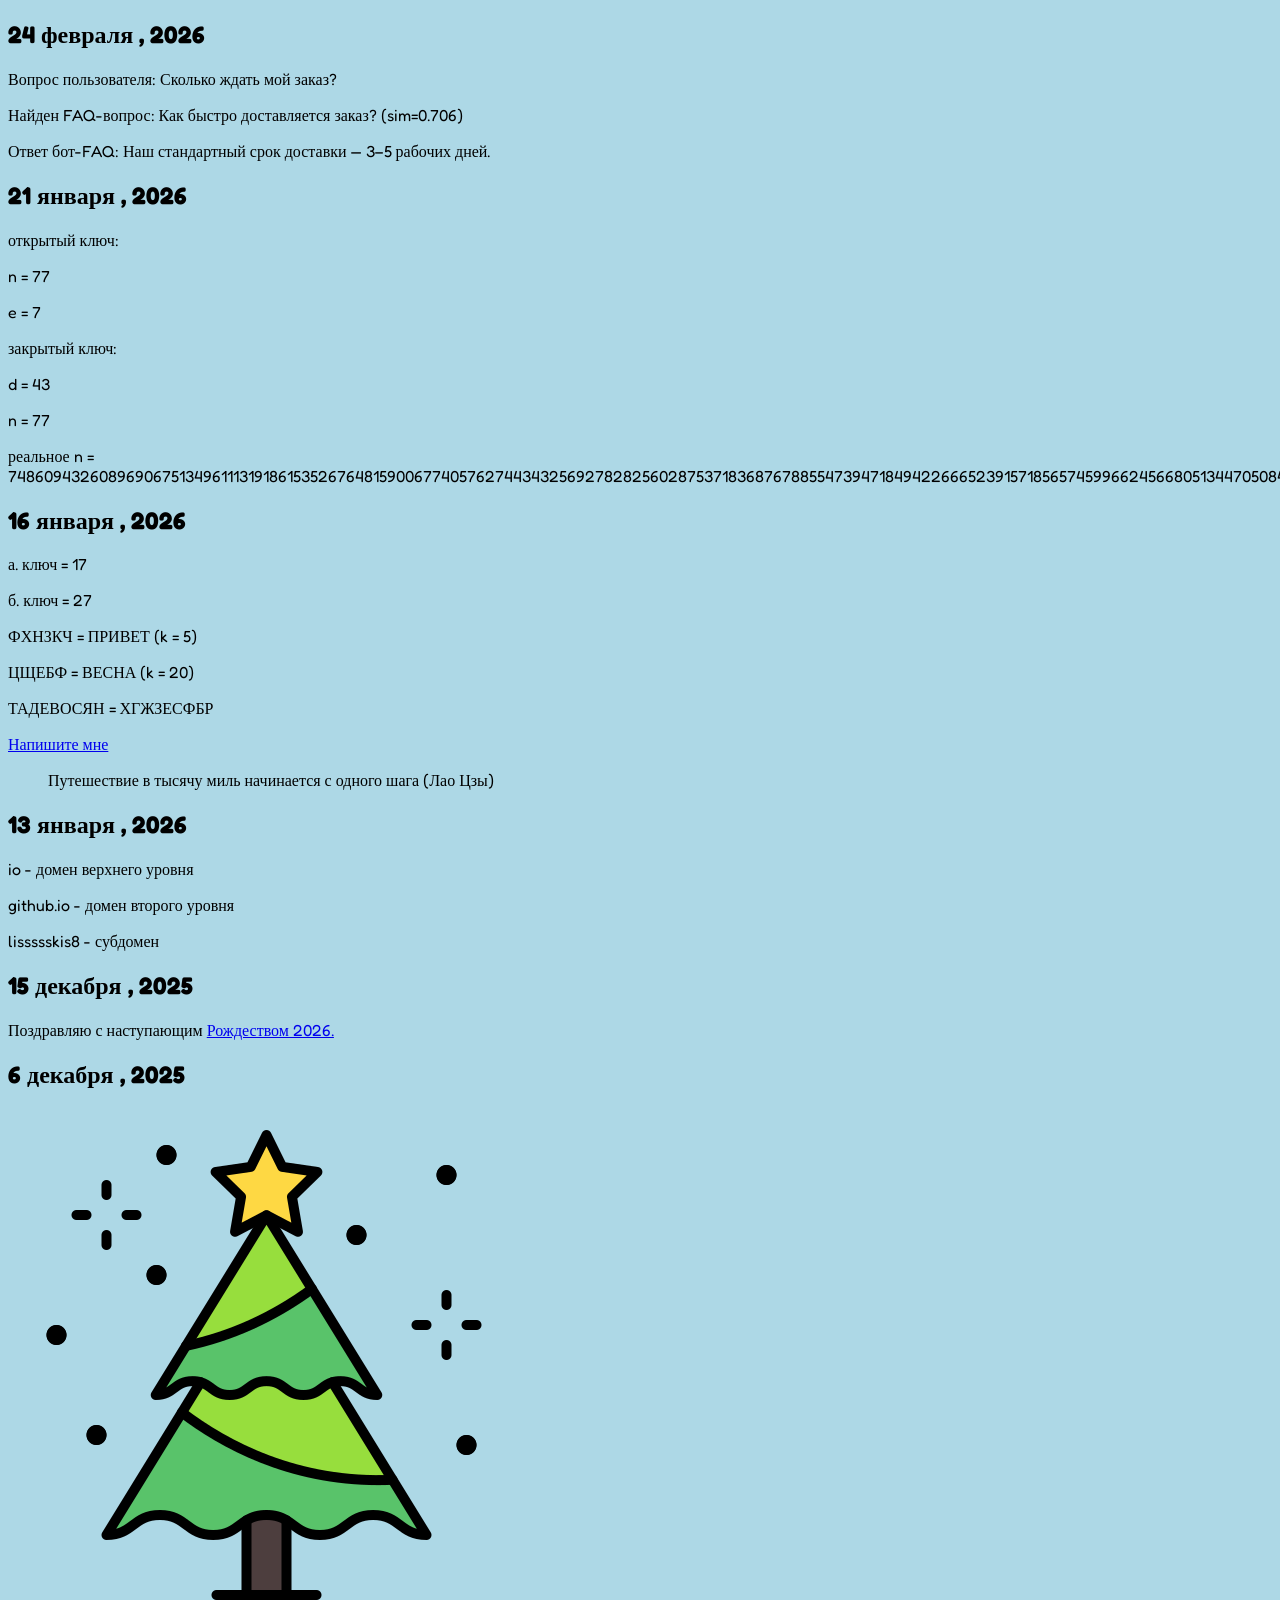
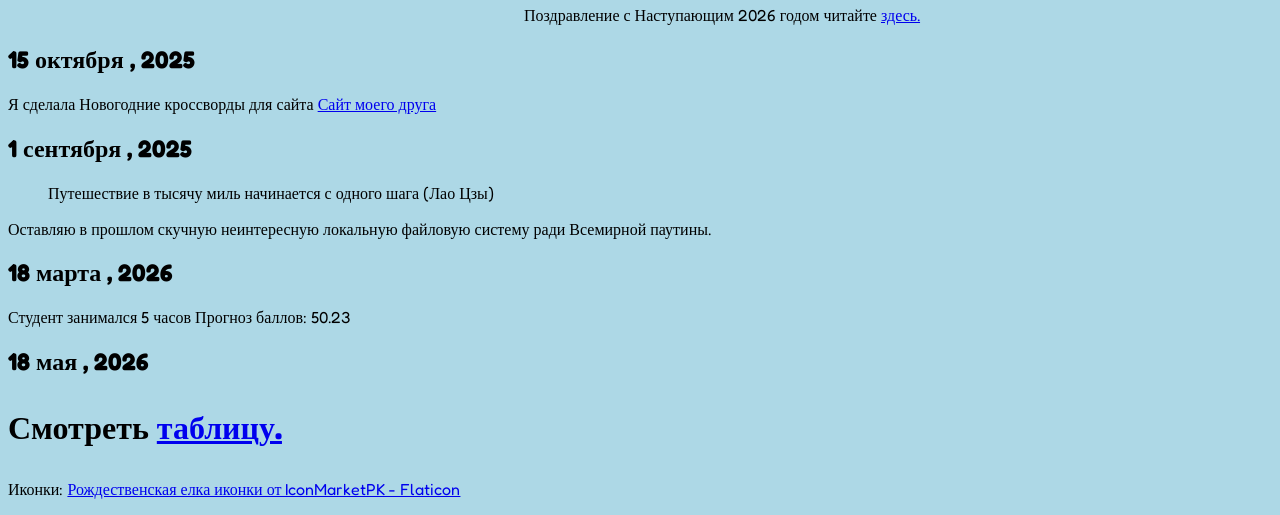
<file: index.html>
<!DOCTYPE html>
<html>
<head>
  <title>
    <link type="text/css" rel="stylesheet" href="style.css"/> Мой блог
  </title>
</head>
<body bgcolor="lightblue">
<h2> 24 февраля , 2026</h2>
  <p>
    Вопрос пользователя: Сколько ждать мой заказ?
  </p>
  <p>Найден FAQ-вопрос: Как быстро доставляется заказ? (sim=0.706)</p>
  <p>Ответ бот-FAQ: Наш стандартный срок доставки — 3–5 рабочих дней.</p>
  <h2> 21 января , 2026</h2>
  <p>
    открытый ключ: 
  </p>
  <p>
    n = 77
  </p>
  <p>
    e =  7
  </p>
  <p>
    закрытый ключ:
  </p>
  <p>
    d = 43
  </p>
  <p>
    n = 77
  <p>
    реальное n = [base64]
  </p>
  <h2> 16 января , 2026</h2>
  <p>
    а. ключ = 17
  </p>
  <p>
    б. ключ = 27
  </p>
  <p>
    ФХНЗКЧ = ПРИВЕТ (k = 5)
  </p>
  <p>
    ЦЩЕБФ = ВЕСНА (k = 20)
  </p>
  <p>
    ТАДЕВОСЯН = ХГЖЗЕСФБР
  </p>
  
  <p class="zz"> <a href="mailto:alisavalyaeva@mail.ru">Напишите мне</a>
  <blockquote class="q">Путешествие в тысячу миль начинается с одного шага (Лао Цзы) </blockquote>
  <h2> 13 января , 2026</h2>
  <p>
    io - домен верхнего уровня
  </p>
  <p>
     github.io - домен второго уровня
  </p>
  <p>
    lissssskis8 - субдомен
  </p>
  <h2> 15 декабря , 2025</h2>
  Поздравляю с наступающим <a href="Christmas.html"> Рождеством 2026.</a>
  <h2> 6 декабря , 2025</h2>
  <img src="Icons/free-icon-christmas-tree-4060984 (1).png" alt="Новый год"/>
  Поздравление с Наступающим 2026 годом читайте <a href="Congratulations2026.html"> здесь.</a>
<h2> 15 октября , 2025</h2>
<p>
Я сделала Новогодние кроссворды для сайта <a href="http://polly-kra.github.io/dem.githud.io/index.html"  title="Блог моего друга">Сайт моего друга</a>
</p>
<h2> 1 сентября , 2025</h2>
<blockquote>Путешествие в тысячу миль начинается с одного шага (Лао Цзы) </blockquote>
<p>
Оставляю в прошлом скучную неинтересную локальную файловую систему ради Всемирной паутины.
</p>
  <p>
    <head><link href="https://fonts.googleapis.com/css2?family=Fredoka+One&display=swap" rel="stylesheet">
<style>
  body {
    font-family: 'Fredoka One', cursive !important;
  }
</style></head>
    
<h2> 18 марта , 2026</h2>
<p>Студент занимался 5 часов
Прогноз баллов: 50.23 </p>

  <h2> 18 мая , 2026</h2>
  <h1><p class="quote"> Смотреть <a href="мегакрутаятаблица.липтон.ру.xlsx"> таблицу. <a/></h1>

    
    Иконки:
    <a href="https://www.flaticon.com/ru/free-icons/-" title="Рождественская елка иконки">Рождественская елка иконки от IconMarketPK - Flaticon</a>
  </p>
</body>
</html>
</file>
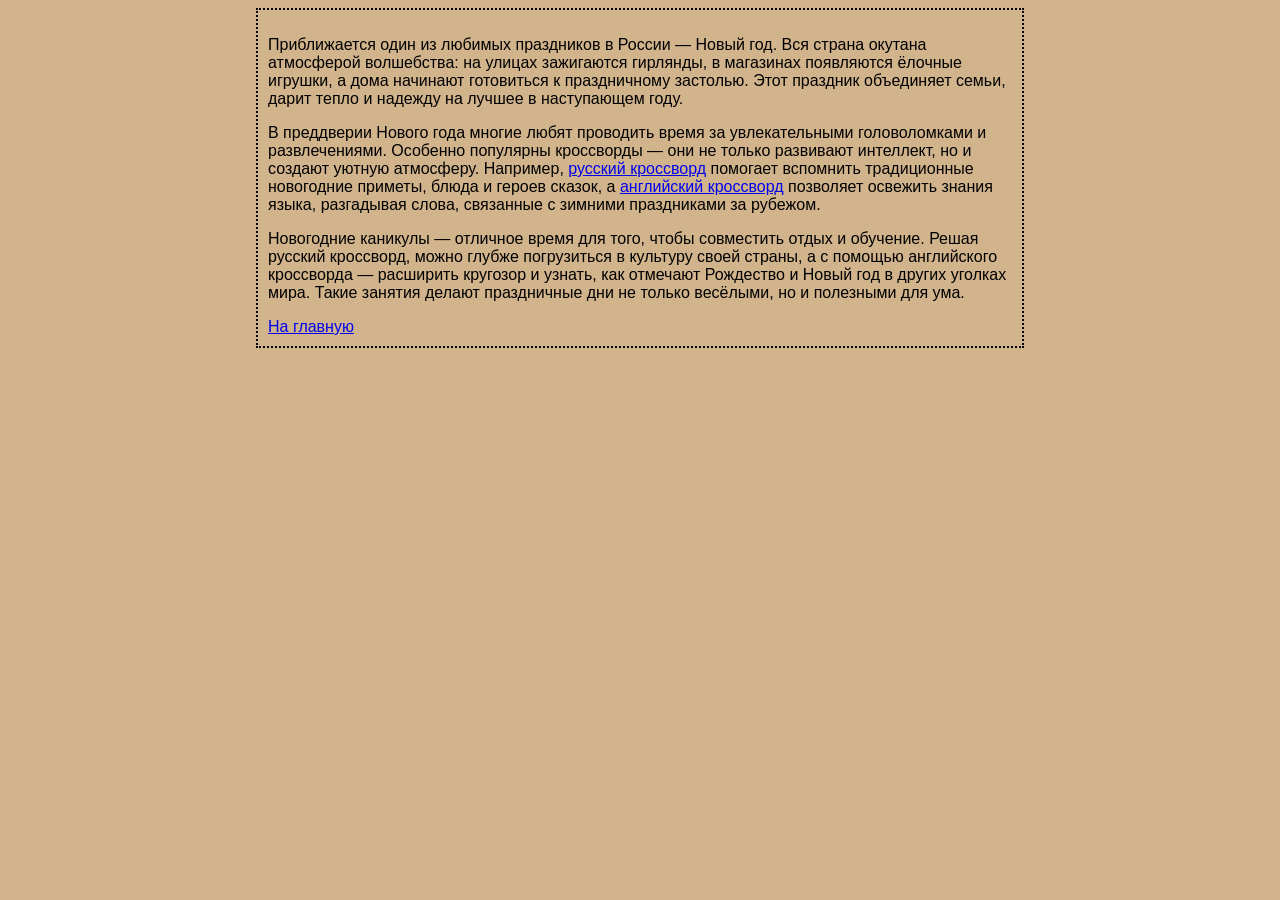
<file: Congratulations2026.html>
<!DOCTYPE html>
<html lang="ru">
<head>
    <link rel="stylesheet" href="style.css">
    <title>Поздравление!</title>
    <meta charset="UTF-8"/>
    <title>Заголовок страницы</title>
</head>
<body>
    <p>

        Приближается один из любимых праздников в России — Новый год. Вся страна окутана атмосферой волшебства: 
        на улицах зажигаются гирлянды, в магазинах появляются ёлочные игрушки, а дома начинают готовиться к праздничному застолью. 
        Этот праздник объединяет семьи, дарит тепло и надежду на лучшее в наступающем году.
    </p>
    <p>

        В преддверии Нового года многие любят проводить время за увлекательными головоломками и развлечениями. 
        Особенно популярны кроссворды — они не только развивают интеллект, но и создают уютную атмосферу. Например, 
        <a href="krossvordRU.html">русский кроссворд</a> помогает вспомнить традиционные новогодние приметы, блюда и 
        героев сказок, а <a href="krossvordEN.html">английский кроссворд</a> позволяет освежить знания языка, разгадывая слова, 
        связанные с зимними праздниками за рубежом.
    </p>
    <p class="quote">
        Новогодние каникулы — отличное время для того, чтобы совместить отдых и обучение. Решая русский кроссворд, 
        можно глубже погрузиться в культуру своей страны, а с помощью английского кроссворда — расширить кругозор и узнать, 
        как отмечают Рождество и Новый год в других уголках мира. Такие занятия делают праздничные дни не только весёлыми, 
        но и полезными для ума.
    </p>
    <a href="index.html">На главную</a>
</body>
</html>
</file>
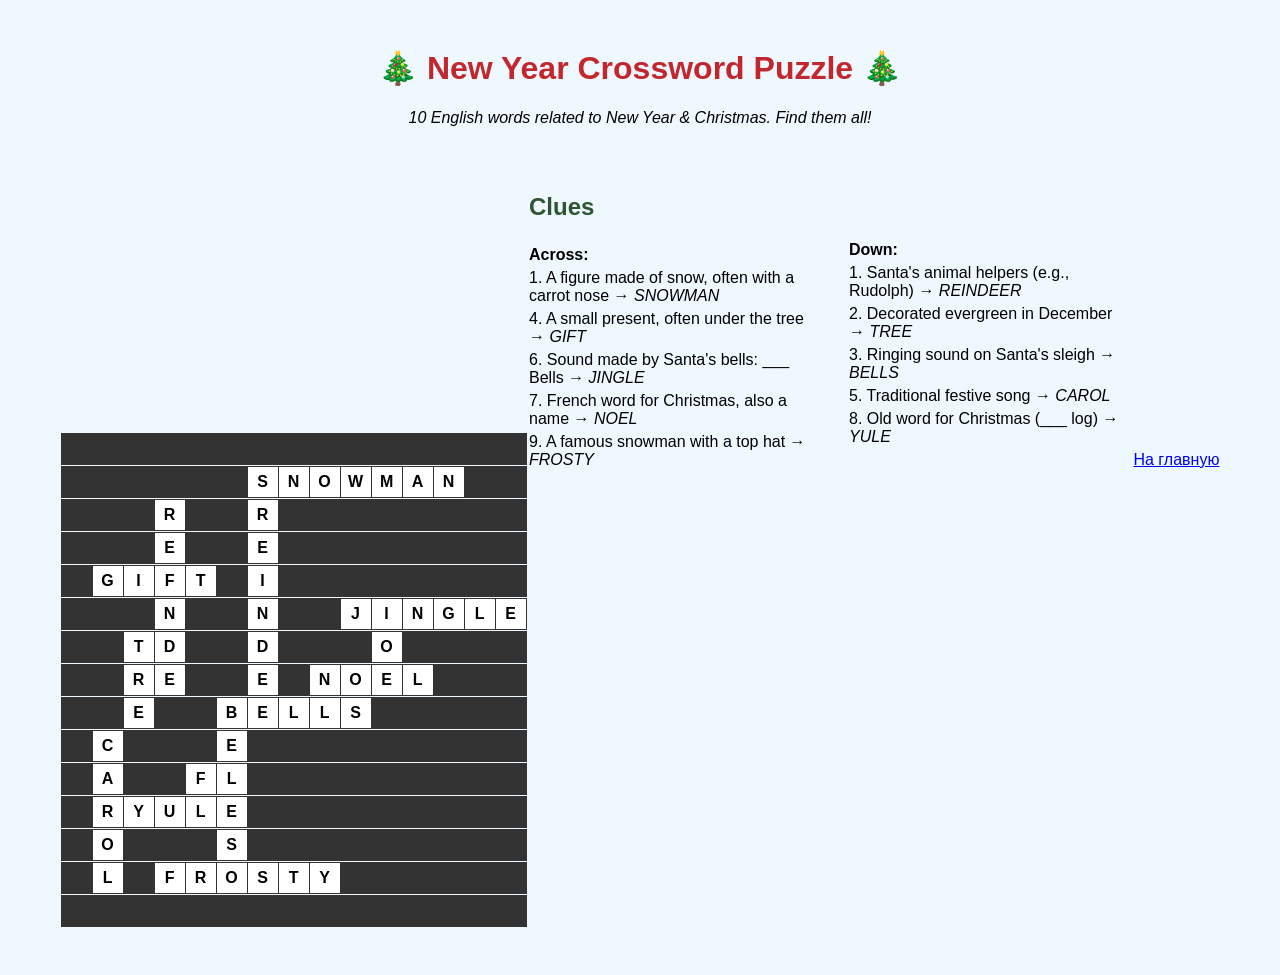
<file: krossvordEN.html>
<!DOCTYPE html>
<html lang="en">
<head>
    <meta charset="UTF-8">
    <title>New Year Crossword</title>
    <style>
        body {
            font-family: Arial, sans-serif;
            text-align: center;
            background-color: #f0f8ff;
            padding: 20px;
        }
        h1 {
            color: #c1272d;
        }
        .crossword-container {
            display: inline-block;
            margin: 20px auto;
        }
        .grid {
            display: grid;
            grid-template-columns: repeat(15, 30px);
            grid-gap: 1px;
            margin: 0 auto;
        }
        .cell {
            width: 30px;
            height: 30px;
            background-color: white;
            border: 1px solid #333;
            display: flex;
            justify-content: center;
            align-items: center;
            font-weight: bold;
            font-size: 16px;
            color: #000;
        }
        .black {
            background-color: #333;
        }
        .clues {
            margin-top: 30px;
            text-align: left;
            display: inline-block;
            max-width: 600px;
        }
        .clues h2 {
            color: #2c5530;
        }
        .clue-list {
            columns: 2;
            column-gap: 40px;
        }
        .clue {
            margin: 5px 0;
        }
        .highlight {
            background-color: #ffeb3b;
        }
    </style>
</head>
<body>
    <h1>🎄 New Year Crossword Puzzle 🎄</h1>
    <p><em>10 English words related to New Year & Christmas. Find them all!</em></p>

    <div class="crossword-container">
        <div class="grid" id="grid"></div>
    </div>

    <div class="clues">
        <h2>Clues</h2>
        <div class="clue-list">
            <div class="clue"><strong>Across:</strong></div>
            <div class="clue">1. A figure made of snow, often with a carrot nose → <em>SNOWMAN</em></div>
            <div class="clue">4. A small present, often under the tree → <em>GIFT</em></div>
            <div class="clue">6. Sound made by Santa's bells: ___ Bells → <em>JINGLE</em></div>
            <div class="clue">7. French word for Christmas, also a name → <em>NOEL</em></div>
            <div class="clue">9. A famous snowman with a top hat → <em>FROSTY</em></div>

            <div class="clue"><strong>Down:</strong></div>
            <div class="clue">1. Santa's animal helpers (e.g., Rudolph) → <em>REINDEER</em></div>
            <div class="clue">2. Decorated evergreen in December → <em>TREE</em></div>
            <div class="clue">3. Ringing sound on Santa's sleigh → <em>BELLS</em></div>
            <div class="clue">5. Traditional festive song → <em>CAROL</em></div>
            <div class="clue">8. Old word for Christmas (___ log) → <em>YULE</em></div>
        </div>
    </div>

    <script>
        // 15x15 grid: '.' = empty, '#' = black cell, letters = filled
        const gridData = [
            // 0         1         2         3         4         5         6         7         8         9        10        11        12        13        14
            ['#','#','#','#','#','#','#','#','#','#','#','#','#','#','#'], // 0
            ['#','#','#','#','#','#','S','N','O','W','M','A','N','#','#'], // 1 → SNOWMAN (7 letters, starts at [1][6])
            ['#','#','#','R','#','#','R','#','#','#','#','#','#','#','#'], // 2 → R (from REINDEER)
            ['#','#','#','E','#','#','E','#','#','#','#','#','#','#','#'], // 3 → E
            ['#','G','I','F','T','#','I','#','#','#','#','#','#','#','#'], // 4 → GIFT (4) & I (REINDEER)
            ['#','#','#','N','#','#','N','#','#','J','I','N','G','L','E'], // 5 → N & N (REINDEER), JINGLE (6) starts at [5][9]
            ['#','#','T','D','#','#','D','#','#','#','O','#','#','#','#'], // 6 → T (TREE), D & D (REINDEER)
            ['#','#','R','E','#','#','E','#','N','O','E','L','#','#','#'], // 7 → R (TREE), E (REINDEER), NOEL (4) starts at [7][8]
            ['#','#','E','#','#','B','E','L','L','S','#','#','#','#','#'], // 8 → E (TREE), BELLS (5) starts at [8][5]
            ['#','C','#','#','#','E','#','#','#','#','#','#','#','#','#'], // 9 → C (CAROL)
            ['#','A','#','#','F','L','#','#','#','#','#','#','#','#','#'], //10 → A (CAROL), F (FROSTY)
            ['#','R','Y','U','L','E','#','#','#','#','#','#','#','#','#'], //11 → R (CAROL), YULE (4) starts at [11][2], E (YULE)
            ['#','O','#','#','#','S','#','#','#','#','#','#','#','#','#'], //12 → O (CAROL), S (FROSTY)
            ['#','L','#','F','R','O','S','T','Y','#','#','#','#','#','#'], //13 → L (CAROL), FROSTY (6) starts at [13][3]
            ['#','#','#','#','#','#','#','#','#','#','#','#','#','#','#'], //14
        ];

        const grid = document.getElementById('grid');

        for (let row = 0; row < 15; row++) {
            for (let col = 0; col < 15; col++) {
                const cell = document.createElement('div');
                cell.classList.add('cell');
                const val = gridData[row][col];
                if (val === '#') {
                    cell.classList.add('black');
                } else if (val !== '.') {
                    cell.textContent = val;
                    // Optional: highlight starting letters (1A, 1D, etc.) — skipped for simplicity
                }
                grid.appendChild(cell);
            }
        }
    </script>
<a href="index.html">На главную</a>
</body>
</html>
</file>
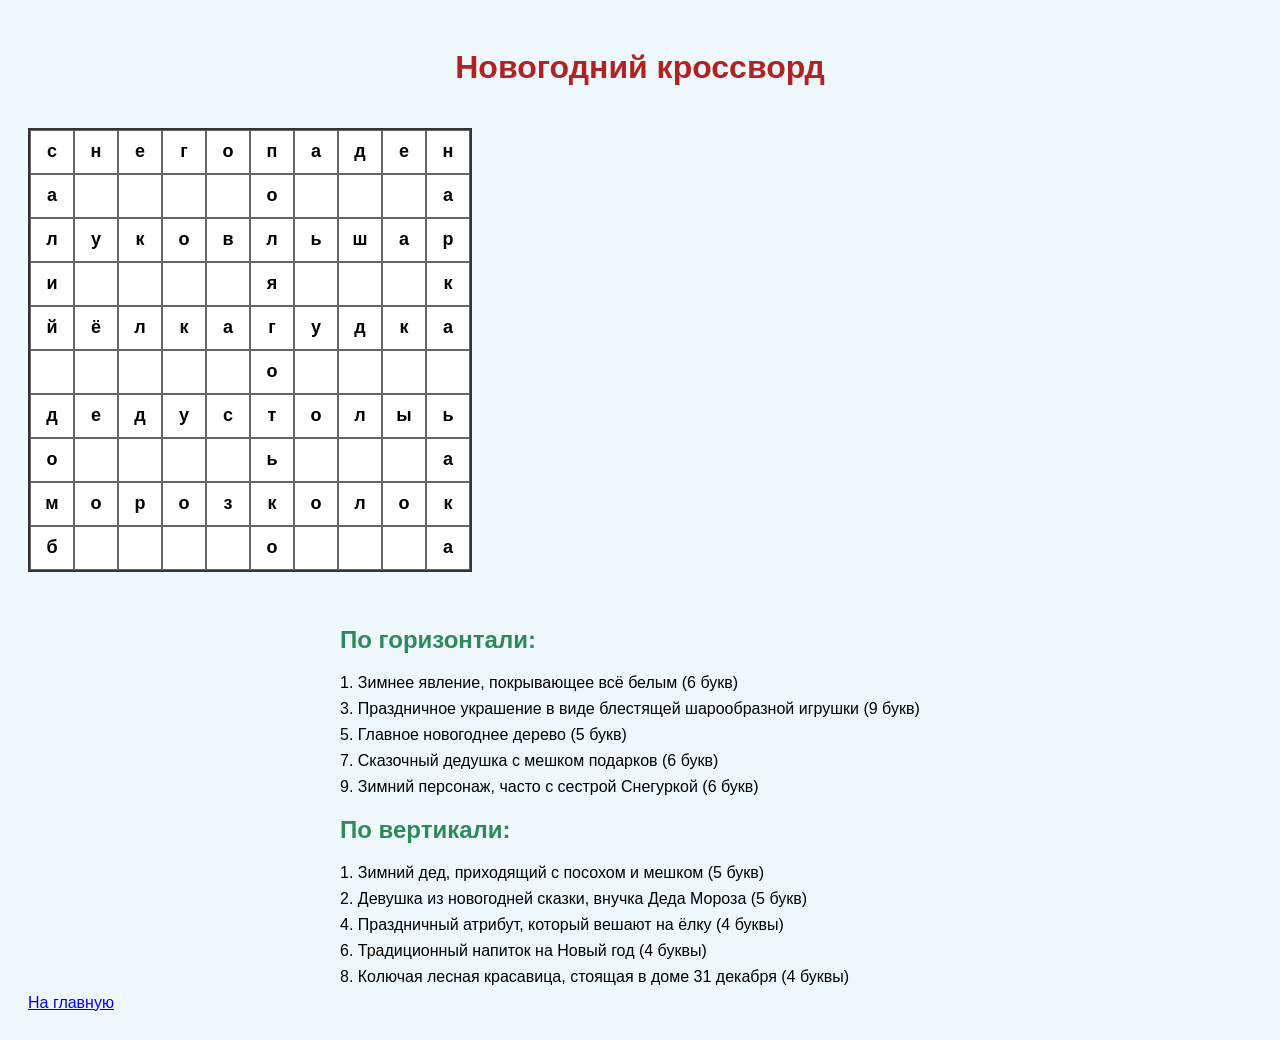
<file: krossvordRU.html>
<!DOCTYPE html>
<html lang="ru">
<head>
  <meta charset="UTF-8">
  <title>Новогодний кроссворд</title>
  <style>
    body {
      font-family: Arial, sans-serif;
      background-color: #f0f8ff;
      padding: 20px;
    }
    h1 {
      text-align: center;
      color: #b22222;
    }
    .grid {
      display: inline-block;
      border: 2px solid #333;
      margin: 20px auto;
    }
    .grid td {
      width: 40px;
      height: 40px;
      text-align: center;
      vertical-align: middle;
      font-weight: bold;
      font-size: 18px;
      border: 1px solid #666;
      background-color: #fff;
    }
    .black {
      background-color: #000;
    }
    .clues {
      margin-top: 30px;
      max-width: 600px;
      margin-left: auto;
      margin-right: auto;
    }
    .clues h2 {
      color: #2e8b57;
    }
    .clue {
      margin: 8px 0;
    }
  </style>
</head>
<body>

<h1>Новогодний кроссворд</h1>

<!-- Сетка кроссворда 10x10 -->
<table class="grid" cellspacing="0">
  <tr>
    <td>с</td><td>н</td><td>е</td><td>г</td><td>о</td><td>п</td><td>а</td><td>д</td><td>е</td><td>н</td>
  </tr>
  <tr>
    <td>а</td><td class="black"></td><td class="black"></td><td class="black"></td><td class="black"></td><td>о</td><td class="black"></td><td class="black"></td><td class="black"></td><td>а</td>
  </tr>
  <tr>
    <td>л</td><td>у</td><td>к</td><td>о</td><td>в</td><td>л</td><td>ь</td><td>ш</td><td>а</td><td>р</td>
  </tr>
  <tr>
    <td>и</td><td class="black"></td><td class="black"></td><td class="black"></td><td class="black"></td><td>я</td><td class="black"></td><td class="black"></td><td class="black"></td><td>к</td>
  </tr>
  <tr>
    <td>й</td><td>ё</td><td>л</td><td>к</td><td>а</td><td>г</td><td>у</td><td>д</td><td>к</td><td>а</td>
  </tr>
  <tr>
    <td class="black"></td><td class="black"></td><td class="black"></td><td class="black"></td><td class="black"></td><td>о</td><td class="black"></td><td class="black"></td><td class="black"></td><td class="black"></td>
  </tr>
  <tr>
    <td>д</td><td>е</td><td>д</td><td>у</td><td>с</td><td>т</td><td>о</td><td>л</td><td>ы</td><td>ь</td>
  </tr>
  <tr>
    <td>о</td><td class="black"></td><td class="black"></td><td class="black"></td><td class="black"></td><td>ь</td><td class="black"></td><td class="black"></td><td class="black"></td><td>а</td>
  </tr>
  <tr>
    <td>м</td><td>о</td><td>р</td><td>о</td><td>з</td><td>к</td><td>о</td><td>л</td><td>о</td><td>к</td>
  </tr>
  <tr>
    <td>б</td><td class="black"></td><td class="black"></td><td class="black"></td><td class="black"></td><td>о</td><td class="black"></td><td class="black"></td><td class="black"></td><td>а</td>
  </tr>
</table>

<div class="clues">
  <h2>По горизонтали:</h2>
  <div class="clue">1. Зимнее явление, покрывающее всё белым (6 букв)</div>
  <div class="clue">3. Праздничное украшение в виде блестящей шарообразной игрушки (9 букв)</div>
  <div class="clue">5. Главное новогоднее дерево (5 букв)</div>
  <div class="clue">7. Сказочный дедушка с мешком подарков (6 букв)</div>
  <div class="clue">9. Зимний персонаж, часто с сестрой Снегуркой (6 букв)</div>

  <h2>По вертикали:</h2>
  <div class="clue">1. Зимний дед, приходящий с посохом и мешком (5 букв)</div>
  <div class="clue">2. Девушка из новогодней сказки, внучка Деда Мороза (5 букв)</div>
  <div class="clue">4. Праздничный атрибут, который вешают на ёлку (4 буквы)</div>
  <div class="clue">6. Традиционный напиток на Новый год (4 буквы)</div>
  <div class="clue">8. Колючая лесная красавица, стоящая в доме 31 декабря (4 буквы)</div>
</div>
<a href="index.html">На главную</a>
</body>
</html>
</file>
<file: style.css>
@font-face {
  font-family: "Pudelinka";
  src: url("Fonts/pudelinka.ttf") format("truetype");
  font-weight: normal;
  font-style: normal;
}

body {
  background-color: #d2b48c;
  margin-left: 20%;
  margin-right: 20%;
  border: 2px dotted black;
  padding: 10px;
  font-family: sans-serif;
}

blockquote.q {
  color: #D4AF37;
  border-left: 4px solid #8B0000;
  font-style: italic;
}
p.zz {font-family: "Pudelinka"; font size: 24px;}
</file>
